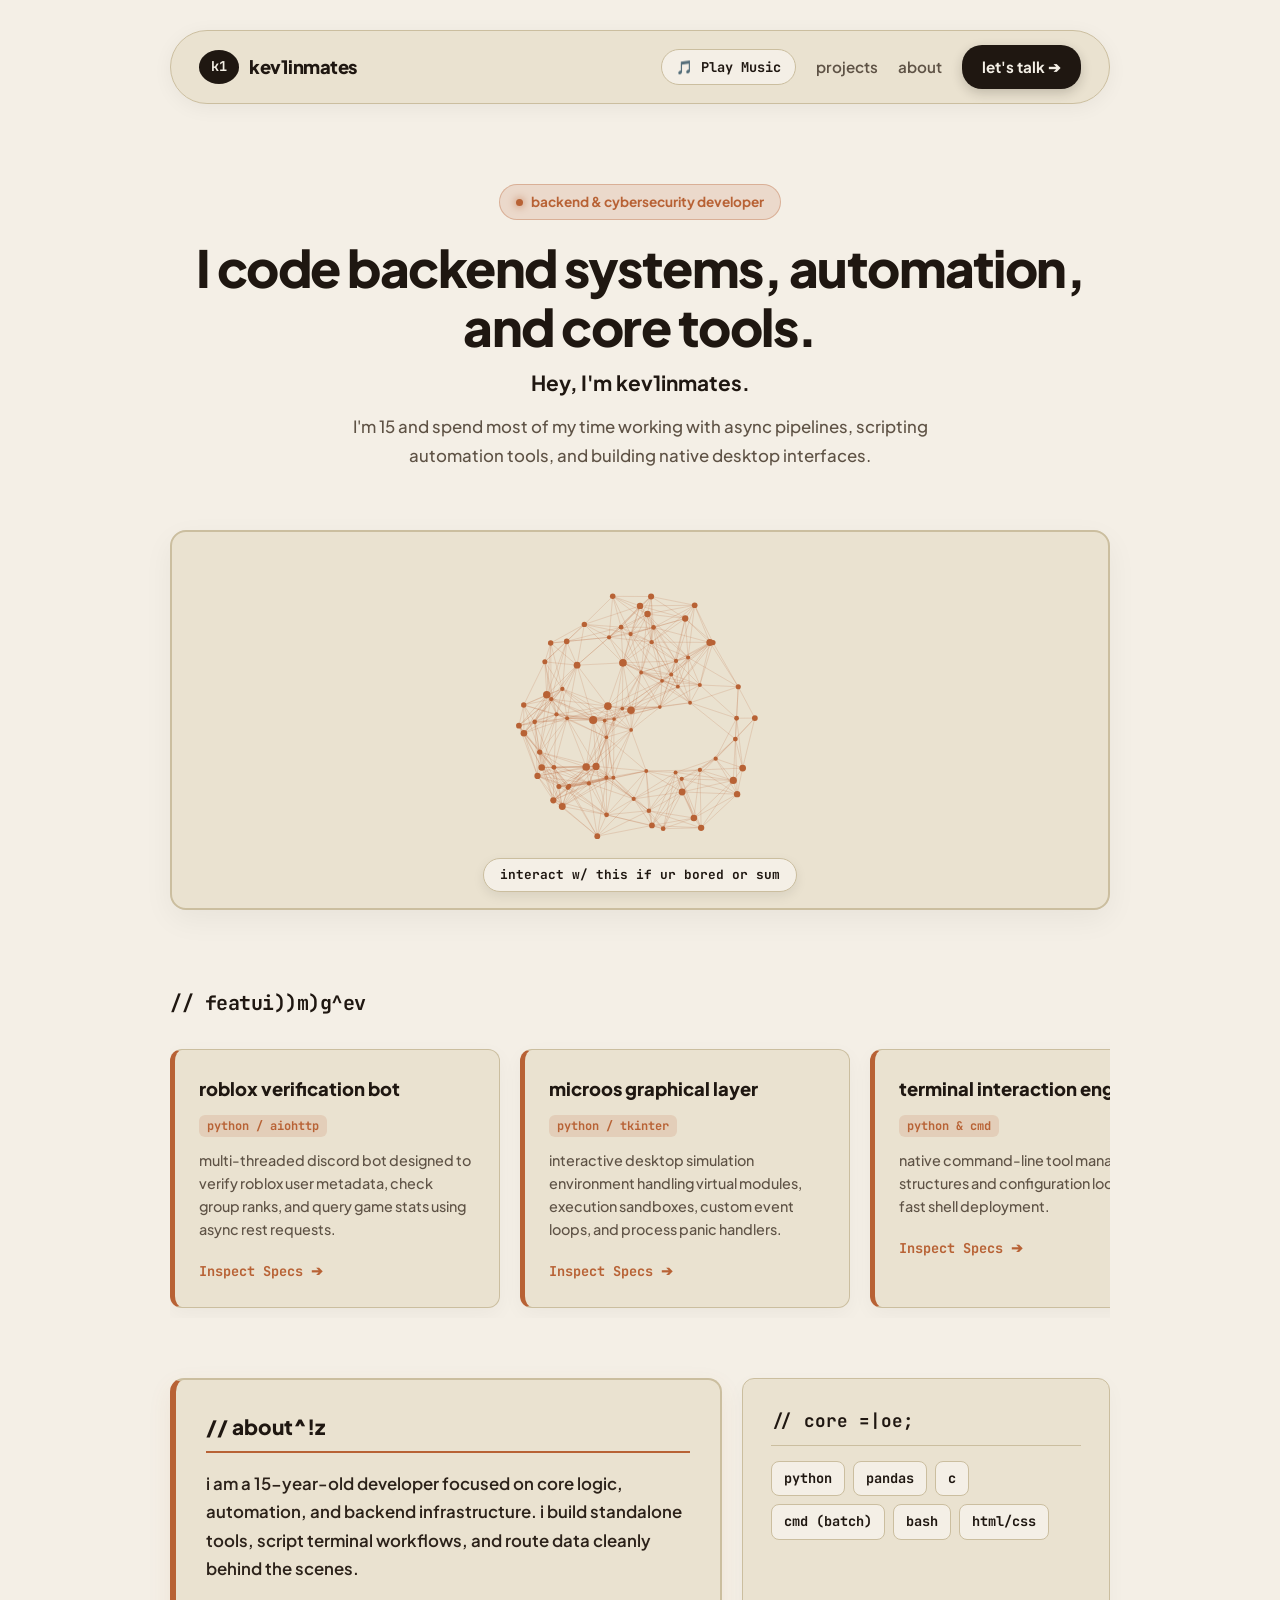
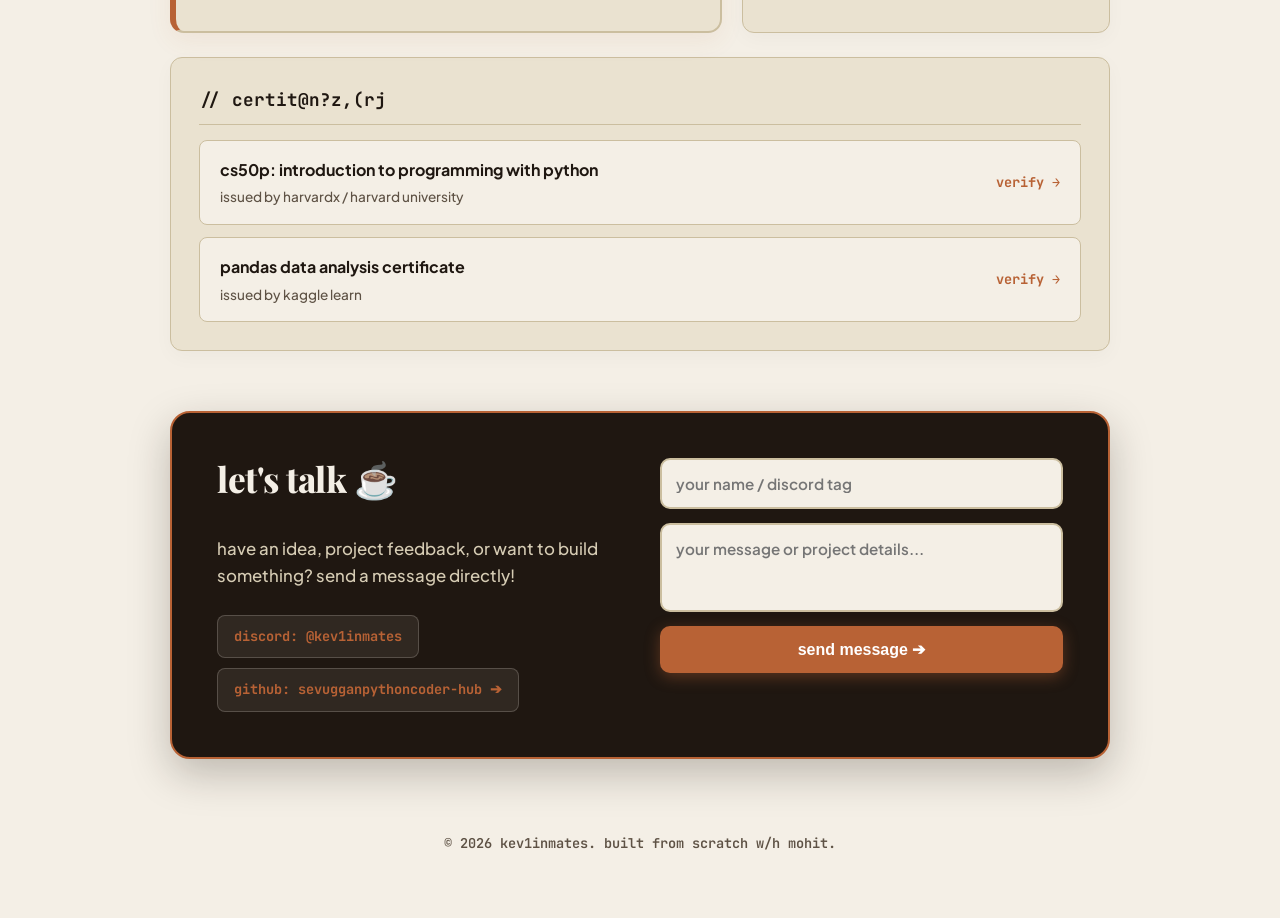
<file: index.html>
<!DOCTYPE html>
<html lang="en">
<head>
    <meta charset="UTF-8">
    <meta name="viewport" content="width=device-width, initial-scale=1.0">
    <title>kev1inmates // developer portfolio</title>
    
    <link rel="preconnect" href="https://fonts.googleapis.com">
    <link rel="preconnect" href="https://fonts.gstatic.com" crossorigin>
    <link href="https://fonts.googleapis.com/css2?family=JetBrains+Mono:wght@500;700&family=Playfair+Display:ital,wght@0,700;0,800;1,600&family=Plus+Jakarta+Sans:wght@500;600;700;800&display=swap" rel="stylesheet">
    
    <link rel="stylesheet" href="style.css">
</head>
<body>

    
    <!-- BACKGROUND AUDIO ELEMENT -->
<audio id="bgAudio" loop>
    <source src="music.mp3" type="audio/mpeg">
</audio>

    <div class="site-container">

        
        <nav class="top-nav">
            <div class="nav-brand">
                <span class="brand-badge">k1</span>
                <span class="brand-name">kev1inmates</span>
            </div>
            <div class="nav-links">
                <button id="musicToggleBtn" class="nav-music-btn" onclick="toggleMusic()">🎵 Play Music</button>
                <a href="#projects">projects</a>
                <a href="#about">about</a>
                <a href="#contact" class="nav-resume-btn">let's talk ➔</a>
            </div>
        </nav>

        
        <header class="hero-section scroll-reveal">
            <div class="hero-badge">
                <span class="pulse-dot"></span> backend & cybersecurity developer
            </div>
            <h1>I code backend systems, automation, and core tools.</h1>
            <p class="hero-subtitle">Hey, I'm <span class="bold-name">kev1inmates</span>.</p>
            <p class="hero-desc">
                I'm 15 and spend most of my time working with async pipelines, scripting automation tools, and building native desktop interfaces.
            </p>
        </header>

        
        <div class="canvas-wrapper scroll-reveal">
            <canvas id="heroCanvas"></canvas>
            <div class="canvas-hint">interact w/ this if ur bored or sum </div>
        </div>

        
        <section id="projects" class="horizontal-projects-section scroll-reveal">
            <h2 class="section-title scramble-target">// featured works</h2>
            <div class="marquee-wrapper">
                <div class="marquee-track">
                    
                    <div class="project-card">
                        <div class="card-header">
                            <h3>roblox verification bot</h3>
                            <span class="tech-tag">python / aiohttp</span>
                        </div>
                        <p>multi-threaded discord bot designed to verify roblox user metadata, check group ranks, and query game stats using async rest requests.</p>
                        <button class="inspect-btn" onclick="openModal('Roblox Bot', 'Architecture: Asynchronous REST via aiohttp\nConcurrency: Multi-threaded asyncio event loop\nTarget: Roblox API v1 JSON endpoint parsing')">Inspect Specs ➔</button>
                    </div>

                    <div class="project-card">
                        <div class="card-header">
                            <h3>microos graphical layer</h3>
                            <span class="tech-tag">python / tkinter</span>
                        </div>
                        <p>interactive desktop simulation environment handling virtual modules, execution sandboxes, custom event loops, and process panic handlers.</p>
                        <button class="inspect-btn" onclick="openModal('MicroOS Layer', 'UI Engine: Tkinter Canvas Render Engine\nSandbox: Isolated Virtual Process Sandbox\nLoop: Custom Event Loop with Panic Diagnostics')">Inspect Specs ➔</button>
                    </div>

                    <div class="project-card">
                        <div class="card-header">
                            <h3>terminal interaction engine</h3>
                            <span class="tech-tag">python & cmd</span>
                        </div>
                        <p>native command-line tool managing local structures and configuration loops for fast shell deployment.</p>
                        <button class="inspect-btn" onclick="openModal('Terminal Engine', 'Shell Interface: Batch Execution Layer\nConfig: Local JSON Data Routing Engine\nDeployment: Standalone Win32/Cmd Binary')">Inspect Specs ➔</button>
                    </div>

                    <div class="project-card">
                        <div class="card-header">
                            <h3>async discord ui engine</h3>
                            <span class="tech-tag">discord.py</span>
                        </div>
                        <p>bulk-updating async framework built with native input parsing and token sanitization routines.</p>
                        <button class="inspect-btn" onclick="openModal('Discord UI Engine', 'Framework: discord.py Asynchronous Views\nSecurity: Token Sanitization & Gatekeeper\nState: In-Memory Dynamic Component State')">Inspect Specs ➔</button>
                    </div>

                    
                    <div class="project-card">
                        <div class="card-header">
                            <h3>roblox verification bot</h3>
                            <span class="tech-tag">python / aiohttp</span>
                        </div>
                        <p>multi-threaded discord bot designed to verify roblox user metadata, check group ranks, and query game stats using async rest requests.</p>
                        <button class="inspect-btn" onclick="openModal('Roblox Bot', 'Architecture: Asynchronous REST via aiohttp\nConcurrency: Multi-threaded asyncio event loop\nTarget: Roblox API v1 JSON endpoint parsing')">Inspect Specs ➔</button>
                    </div>

                    <div class="project-card">
                        <div class="card-header">
                            <h3>microos graphical layer</h3>
                            <span class="tech-tag">python / tkinter</span>
                        </div>
                        <p>interactive desktop simulation environment handling virtual modules, execution sandboxes, custom event loops, and process panic handlers.</p>
                        <button class="inspect-btn" onclick="openModal('MicroOS Layer', 'UI Engine: Tkinter Canvas Render Engine\nSandbox: Isolated Virtual Process Sandbox\nLoop: Custom Event Loop with Panic Diagnostics')">Inspect Specs ➔</button>
                    </div>

                </div>
            </div>
        </section>

        
        <section id="about" class="info-section scroll-reveal">
            <div class="info-grid">
                
                <div class="info-box highlighted-about">
                    <h2 class="scramble-target">// about me</h2>
                    <p>i am a 15-year-old developer focused on core logic, automation, and backend infrastructure. i build standalone tools, script terminal workflows, and route data cleanly behind the scenes.</p>
                </div>

                <div class="info-box">
                    <h2 class="scramble-target">// core stack</h2>
                    <div class="stack-tags">
                        <span class="tag">python</span>
                        <span class="tag">pandas</span>
                        <span class="tag">c</span>
                        <span class="tag">cmd (batch)</span>
                        <span class="tag">bash</span>
                        <span class="tag">html/css</span>
                    </div>
                </div>

            </div>

            <div class="cert-box">
                <h2 class="scramble-target">// certifications</h2>
                <div class="cert-cards">
                    <div class="cert-card">
                        <div>
                            <h4>cs50p: introduction to programming with python</h4>
                            <p>issued by harvardx / harvard university</p>
                        </div>
                        <a href="https://certificates.cs50.io/7a5018bb-236b-416f-ad4b-a482b6a4e5e5.png?size=letter" target="_blank" class="verify-btn">verify &rarr;</a>
                    </div>
                    
                    <div class="cert-card">
                        <div>
                            <h4>pandas data analysis certificate</h4>
                            <p>issued by kaggle learn</p>
                        </div>
                        <a href="https://www.kaggle.com/learn/certification/sevugganarun/pandas" target="_blank" class="verify-btn">verify &rarr;</a>
                    </div>
                </div>
            </div>
        </section>

        
        <footer id="contact" class="bottom-contact scroll-reveal">
            <div class="contact-header-area">
                <h3>let's talk <span class="coffee-emoji">☕</span></h3>
                <p>have an idea, project feedback, or want to build something? send a message directly!</p>
                
                <div class="social-pills">
                    <span class="soc-pill">discord: @kev1inmates</span>
                    <a href="https://github.com/sevugganpythoncoder-hub" target="_blank" class="soc-pill">github: sevugganpythoncoder-hub ➔</a>
                </div>
            </div>

            <form action="https://api.web3forms.com/submit" method="POST" class="contact-form">
                <input type="hidden" name="apikey" value="YOUR_WEB3FORMS_ACCESS_KEY">
                <input type="text" name="name" placeholder="your name / discord tag" required>
                <textarea name="message" placeholder="your message or project details..." rows="3" required></textarea>
                <button type="submit" class="submit-btn">send message ➔</button>
            </form>
        </footer>

        <div class="footer-copy">
            <p>&copy; 2026 kev1inmates. built from scratch w/h mohit.</p>
        </div>

    </div>

    
    <div id="specModal" class="modal-overlay">
        <div class="modal-box">
            <h3 id="modalTitle">System Specs</h3>
            <p>Detailed technical architecture and pipeline telemetry:</p>
            <div id="modalBody" class="modal-specs"></div>
            <button class="modal-close" onclick="closeModal()">Close</button>
        </div>
    </div>

    
    <script src="script.js"></script>
</body>
</html>
</file>
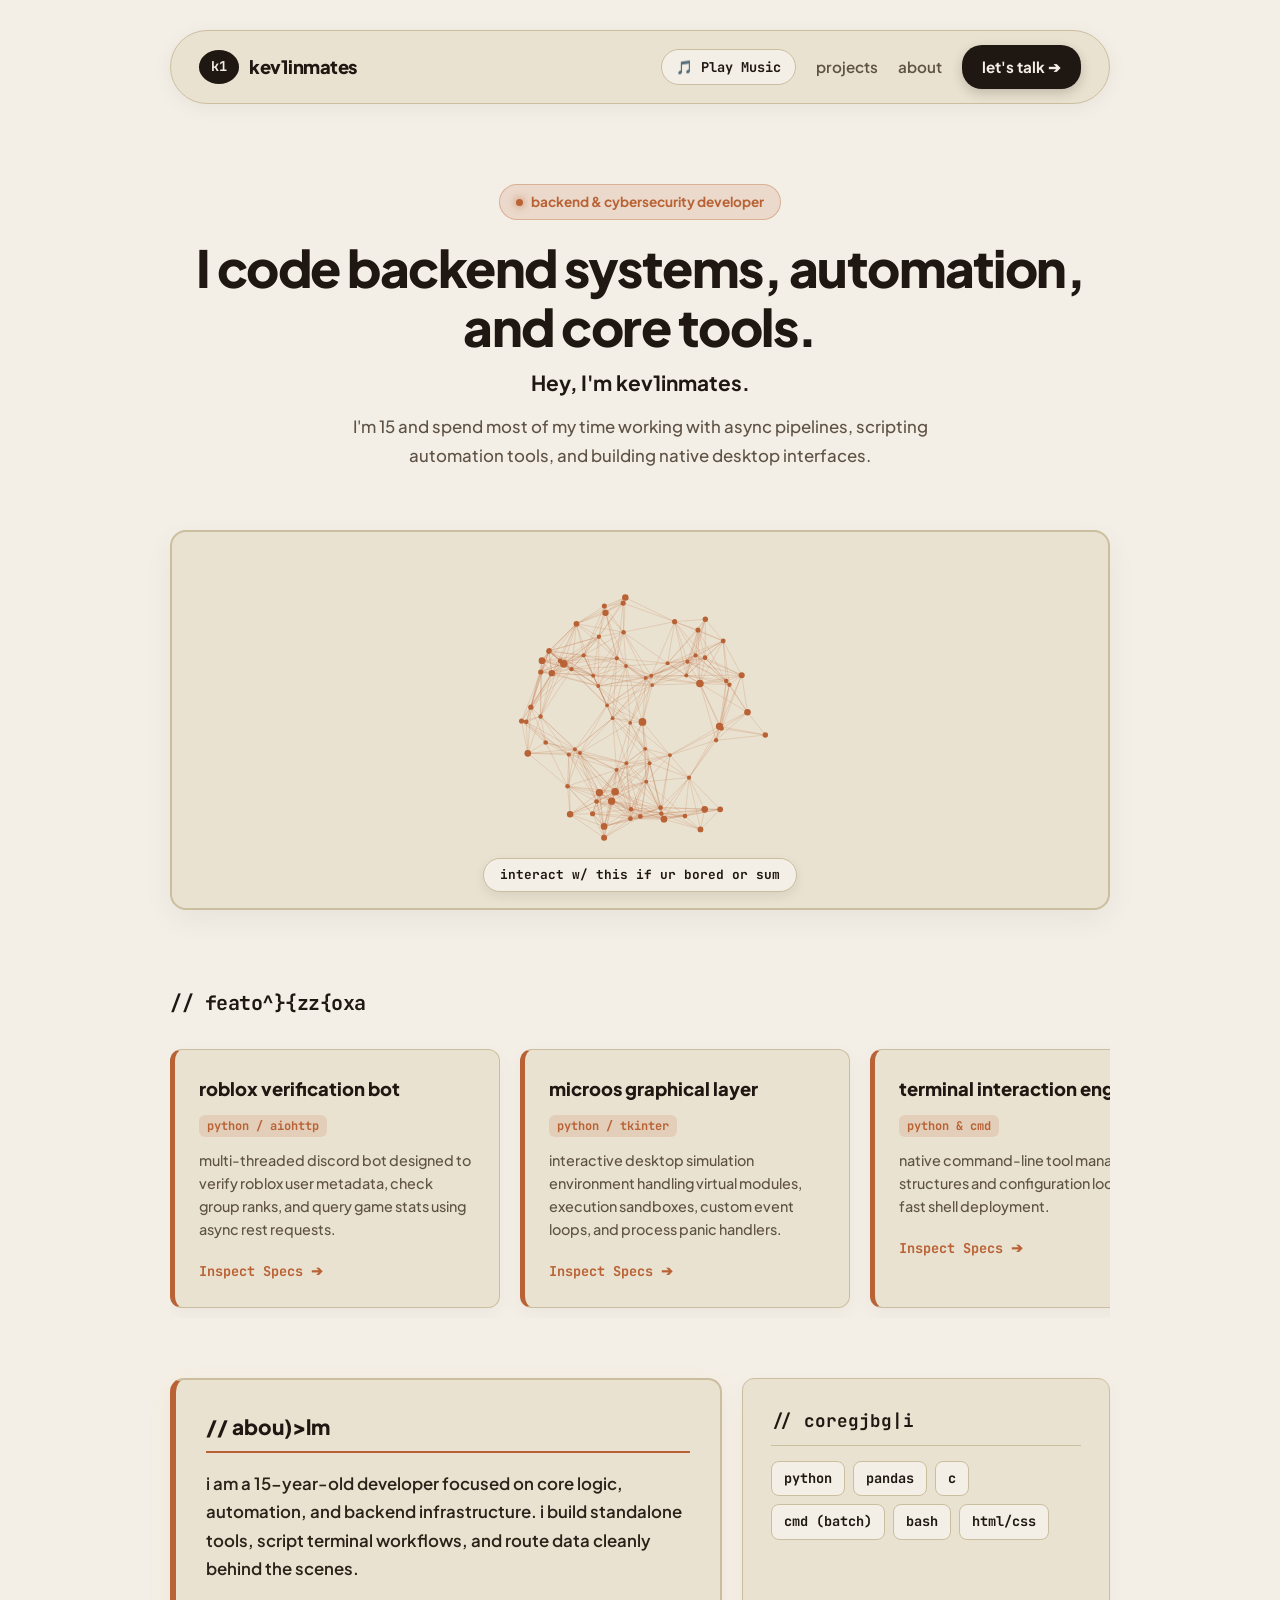
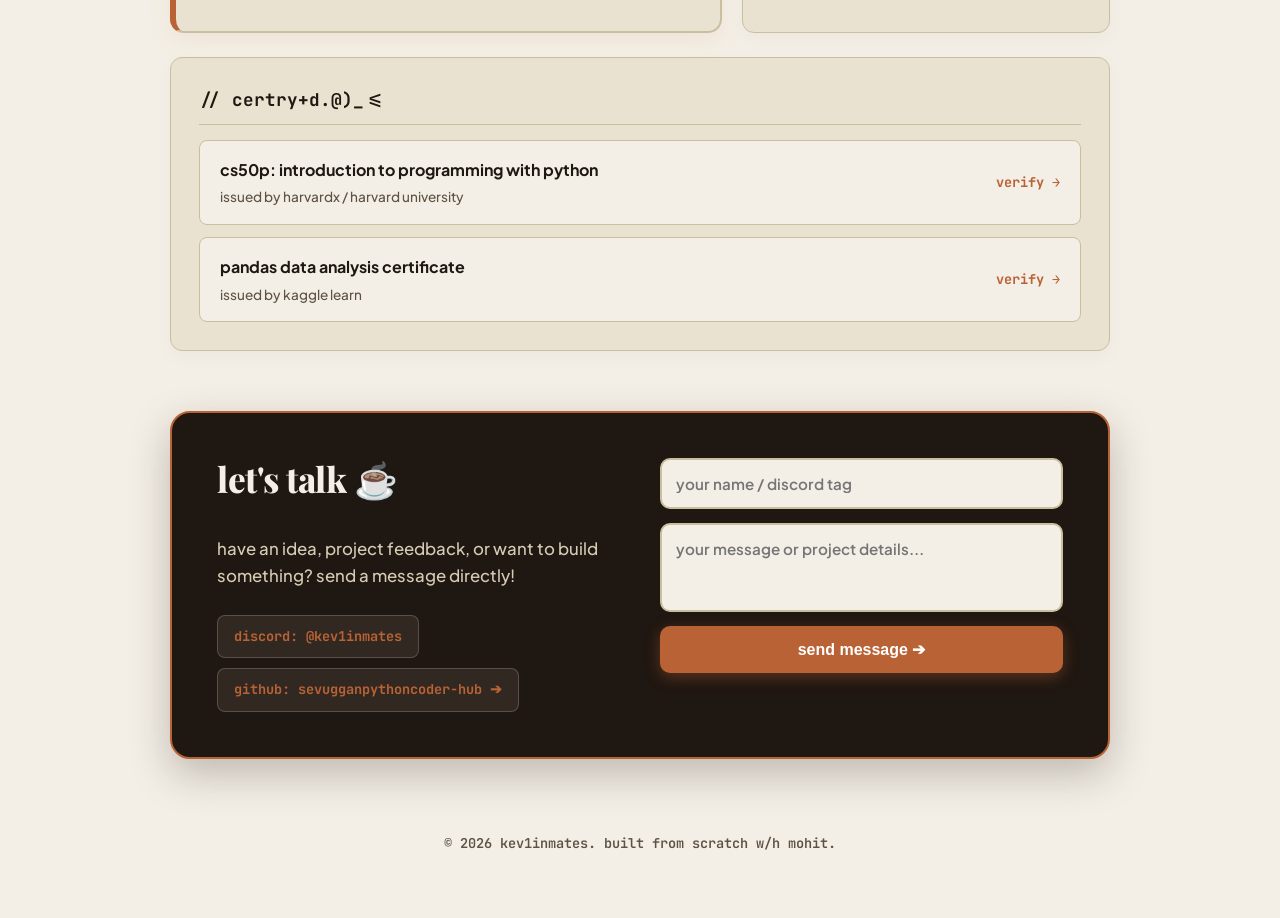
<file: Untitled-2.html>
<!DOCTYPE html>
<html lang="en">
<head>
    <meta charset="UTF-8">
    <meta name="viewport" content="width=device-width, initial-scale=1.0">
    <title>kev1inmates // developer portfolio</title>
    
    <link rel="preconnect" href="https://fonts.googleapis.com">
    <link rel="preconnect" href="https://fonts.gstatic.com" crossorigin>
    <link href="https://fonts.googleapis.com/css2?family=JetBrains+Mono:wght@500;700&family=Playfair+Display:ital,wght@0,700;0,800;1,600&family=Plus+Jakarta+Sans:wght@500;600;700;800&display=swap" rel="stylesheet">
    
    <link rel="stylesheet" href="style.css">
</head>
<body>

    
    <!-- BACKGROUND AUDIO ELEMENT -->
<audio id="bgAudio" loop>
    <source src="music.mp3" type="audio/mpeg">
</audio>

    <div class="site-container">

        
        <nav class="top-nav">
            <div class="nav-brand">
                <span class="brand-badge">k1</span>
                <span class="brand-name">kev1inmates</span>
            </div>
            <div class="nav-links">
                <button id="musicToggleBtn" class="nav-music-btn" onclick="toggleMusic()">🎵 Play Music</button>
                <a href="#projects">projects</a>
                <a href="#about">about</a>
                <a href="#contact" class="nav-resume-btn">let's talk ➔</a>
            </div>
        </nav>

        
        <header class="hero-section scroll-reveal">
            <div class="hero-badge">
                <span class="pulse-dot"></span> backend & cybersecurity developer
            </div>
            <h1>I code backend systems, automation, and core tools.</h1>
            <p class="hero-subtitle">Hey, I'm <span class="bold-name">kev1inmates</span>.</p>
            <p class="hero-desc">
                I'm 15 and spend most of my time working with async pipelines, scripting automation tools, and building native desktop interfaces.
            </p>
        </header>

        
        <div class="canvas-wrapper scroll-reveal">
            <canvas id="heroCanvas"></canvas>
            <div class="canvas-hint">interact w/ this if ur bored or sum </div>
        </div>

        
        <section id="projects" class="horizontal-projects-section scroll-reveal">
            <h2 class="section-title scramble-target">// featured works</h2>
            <div class="marquee-wrapper">
                <div class="marquee-track">
                    
                    <div class="project-card">
                        <div class="card-header">
                            <h3>roblox verification bot</h3>
                            <span class="tech-tag">python / aiohttp</span>
                        </div>
                        <p>multi-threaded discord bot designed to verify roblox user metadata, check group ranks, and query game stats using async rest requests.</p>
                        <button class="inspect-btn" onclick="openModal('Roblox Bot', 'Architecture: Asynchronous REST via aiohttp\nConcurrency: Multi-threaded asyncio event loop\nTarget: Roblox API v1 JSON endpoint parsing')">Inspect Specs ➔</button>
                    </div>

                    <div class="project-card">
                        <div class="card-header">
                            <h3>microos graphical layer</h3>
                            <span class="tech-tag">python / tkinter</span>
                        </div>
                        <p>interactive desktop simulation environment handling virtual modules, execution sandboxes, custom event loops, and process panic handlers.</p>
                        <button class="inspect-btn" onclick="openModal('MicroOS Layer', 'UI Engine: Tkinter Canvas Render Engine\nSandbox: Isolated Virtual Process Sandbox\nLoop: Custom Event Loop with Panic Diagnostics')">Inspect Specs ➔</button>
                    </div>

                    <div class="project-card">
                        <div class="card-header">
                            <h3>terminal interaction engine</h3>
                            <span class="tech-tag">python & cmd</span>
                        </div>
                        <p>native command-line tool managing local structures and configuration loops for fast shell deployment.</p>
                        <button class="inspect-btn" onclick="openModal('Terminal Engine', 'Shell Interface: Batch Execution Layer\nConfig: Local JSON Data Routing Engine\nDeployment: Standalone Win32/Cmd Binary')">Inspect Specs ➔</button>
                    </div>

                    <div class="project-card">
                        <div class="card-header">
                            <h3>async discord ui engine</h3>
                            <span class="tech-tag">discord.py</span>
                        </div>
                        <p>bulk-updating async framework built with native input parsing and token sanitization routines.</p>
                        <button class="inspect-btn" onclick="openModal('Discord UI Engine', 'Framework: discord.py Asynchronous Views\nSecurity: Token Sanitization & Gatekeeper\nState: In-Memory Dynamic Component State')">Inspect Specs ➔</button>
                    </div>

                    
                    <div class="project-card">
                        <div class="card-header">
                            <h3>roblox verification bot</h3>
                            <span class="tech-tag">python / aiohttp</span>
                        </div>
                        <p>multi-threaded discord bot designed to verify roblox user metadata, check group ranks, and query game stats using async rest requests.</p>
                        <button class="inspect-btn" onclick="openModal('Roblox Bot', 'Architecture: Asynchronous REST via aiohttp\nConcurrency: Multi-threaded asyncio event loop\nTarget: Roblox API v1 JSON endpoint parsing')">Inspect Specs ➔</button>
                    </div>

                    <div class="project-card">
                        <div class="card-header">
                            <h3>microos graphical layer</h3>
                            <span class="tech-tag">python / tkinter</span>
                        </div>
                        <p>interactive desktop simulation environment handling virtual modules, execution sandboxes, custom event loops, and process panic handlers.</p>
                        <button class="inspect-btn" onclick="openModal('MicroOS Layer', 'UI Engine: Tkinter Canvas Render Engine\nSandbox: Isolated Virtual Process Sandbox\nLoop: Custom Event Loop with Panic Diagnostics')">Inspect Specs ➔</button>
                    </div>

                </div>
            </div>
        </section>

        
        <section id="about" class="info-section scroll-reveal">
            <div class="info-grid">
                
                <div class="info-box highlighted-about">
                    <h2 class="scramble-target">// about me</h2>
                    <p>i am a 15-year-old developer focused on core logic, automation, and backend infrastructure. i build standalone tools, script terminal workflows, and route data cleanly behind the scenes.</p>
                </div>

                <div class="info-box">
                    <h2 class="scramble-target">// core stack</h2>
                    <div class="stack-tags">
                        <span class="tag">python</span>
                        <span class="tag">pandas</span>
                        <span class="tag">c</span>
                        <span class="tag">cmd (batch)</span>
                        <span class="tag">bash</span>
                        <span class="tag">html/css</span>
                    </div>
                </div>

            </div>

            <div class="cert-box">
                <h2 class="scramble-target">// certifications</h2>
                <div class="cert-cards">
                    <div class="cert-card">
                        <div>
                            <h4>cs50p: introduction to programming with python</h4>
                            <p>issued by harvardx / harvard university</p>
                        </div>
                        <a href="https://certificates.cs50.io/7a5018bb-236b-416f-ad4b-a482b6a4e5e5.png?size=letter" target="_blank" class="verify-btn">verify &rarr;</a>
                    </div>
                    
                    <div class="cert-card">
                        <div>
                            <h4>pandas data analysis certificate</h4>
                            <p>issued by kaggle learn</p>
                        </div>
                        <a href="https://www.kaggle.com/learn/certification/sevugganarun/pandas" target="_blank" class="verify-btn">verify &rarr;</a>
                    </div>
                </div>
            </div>
        </section>

        
        <footer id="contact" class="bottom-contact scroll-reveal">
            <div class="contact-header-area">
                <h3>let's talk <span class="coffee-emoji">☕</span></h3>
                <p>have an idea, project feedback, or want to build something? send a message directly!</p>
                
                <div class="social-pills">
                    <span class="soc-pill">discord: @kev1inmates</span>
                    <a href="https://github.com/sevugganpythoncoder-hub" target="_blank" class="soc-pill">github: sevugganpythoncoder-hub ➔</a>
                </div>
            </div>

            <form action="https://api.web3forms.com/submit" method="POST" class="contact-form">
                <input type="hidden" name="apikey" value="YOUR_WEB3FORMS_ACCESS_KEY">
                <input type="text" name="name" placeholder="your name / discord tag" required>
                <textarea name="message" placeholder="your message or project details..." rows="3" required></textarea>
                <button type="submit" class="submit-btn">send message ➔</button>
            </form>
        </footer>

        <div class="footer-copy">
            <p>&copy; 2026 kev1inmates. built from scratch w/h mohit.</p>
        </div>

    </div>

    
    <div id="specModal" class="modal-overlay">
        <div class="modal-box">
            <h3 id="modalTitle">System Specs</h3>
            <p>Detailed technical architecture and pipeline telemetry:</p>
            <div id="modalBody" class="modal-specs"></div>
            <button class="modal-close" onclick="closeModal()">Close</button>
        </div>
    </div>

    
    <script src="script.js"></script>
</body>
</html>
</file>
<file: style.css>
:root {
    --bg-cream: #f4efe6;
    --card-bg: #eae2d0;
    --card-hover: #e2d6bf;
    --border-color: #cbbe9f;
    --text-main: #2c221a;
    --text-muted: #5e5245;
    --accent-brown: #1f1711;
    --accent-copper: #b86235;
    --accent-glow: rgba(184, 98, 53, 0.15);
}

* {
    box-sizing: border-box;
    scroll-behavior: smooth;
}

body {
    background-color: var(--bg-cream);
    color: var(--text-main);
    font-family: 'Plus Jakarta Sans', sans-serif;
    margin: 0;
    padding: 0;
    line-height: 1.6;
    overflow-x: hidden;
}

@keyframes gentleFloat {
    0% { transform: translateY(0px); }
    50% { transform: translateY(-8px); }
    100% { transform: translateY(0px); }
}

@keyframes cardFloat {
    0% { transform: translateY(0px); }
    50% { transform: translateY(-5px); }
    100% { transform: translateY(0px); }
}

.site-container {
    max-width: 980px;
    margin: 0 auto;
    padding: 30px 20px;
    display: flex;
    flex-direction: column;
    gap: 60px;
}

/* TOP NAVIGATION */
.top-nav {
    display: flex;
    justify-content: space-between;
    align-items: center;
    background: var(--card-bg);
    border: 1px solid var(--border-color);
    padding: 14px 28px;
    border-radius: 40px;
    box-shadow: 0 4px 20px rgba(0, 0, 0, 0.05);
    position: sticky;
    top: 20px;
    z-index: 100;
    backdrop-filter: blur(10px);
}

.nav-brand {
    display: flex;
    align-items: center;
    gap: 10px;
}

.brand-badge {
    background: var(--accent-brown);
    color: var(--bg-cream);
    font-weight: 700;
    font-size: 0.85rem;
    padding: 6px 12px;
    border-radius: 50%;
    font-family: 'JetBrains Mono', monospace;
}

.brand-name {
    font-family: 'Plus Jakarta Sans', sans-serif;
    font-weight: 800;
    color: var(--accent-brown);
    font-size: 1.15rem;
    letter-spacing: -0.5px;
}

.nav-links {
    display: flex;
    align-items: center;
    gap: 20px;
}

.nav-links a {
    color: var(--text-muted);
    text-decoration: none;
    font-size: 0.95rem;
    font-weight: 600;
    transition: color 0.2s ease;
}

.nav-links a:hover {
    color: var(--accent-copper);
}

.nav-music-btn {
    background: var(--bg-cream);
    border: 1px solid var(--border-color);
    color: var(--accent-brown);
    padding: 8px 14px;
    border-radius: 20px;
    font-size: 0.85rem;
    font-weight: 700;
    cursor: pointer;
    font-family: 'JetBrains Mono', monospace;
    transition: all 0.2s ease;
}

.nav-music-btn:hover {
    border-color: var(--accent-copper);
    color: var(--accent-copper);
}

.nav-resume-btn {
    background: var(--accent-brown) !important;
    color: var(--bg-cream) !important;
    padding: 10px 20px;
    border-radius: 20px;
    font-weight: 700 !important;
    box-shadow: 0 4px 12px rgba(31, 23, 17, 0.2);
}

/* HERO SECTION */
.hero-section {
    text-align: center;
    padding: 20px 10px 0 10px;
    animation: gentleFloat 5s ease-in-out infinite;
}

.hero-badge {
    display: inline-flex;
    align-items: center;
    gap: 8px;
    background: var(--accent-glow);
    border: 1px solid rgba(184, 98, 53, 0.35);
    color: var(--accent-copper);
    font-size: 0.85rem;
    font-weight: 700;
    padding: 6px 16px;
    border-radius: 20px;
    margin-bottom: 18px;
}

.pulse-dot {
    width: 7px;
    height: 7px;
    background: var(--accent-copper);
    border-radius: 50%;
    box-shadow: 0 0 8px var(--accent-copper);
}

.hero-section h1 {
    font-family: 'Plus Jakarta Sans', sans-serif;
    color: var(--accent-brown);
    font-size: 3.2rem;
    margin: 0 0 10px 0;
    font-weight: 800;
    letter-spacing: -1.5px;
    line-height: 1.15;
}

.hero-section h1 span.bold-name {
    font-weight: 800;
    color: var(--accent-copper);
    border-bottom: 3px solid var(--accent-copper);
}

.hero-subtitle {
    color: var(--accent-brown);
    font-size: 1.3rem;
    font-weight: 700;
    margin: 10px 0 0 0;
}

.hero-desc {
    color: var(--text-muted);
    font-size: 1.05rem;
    margin: 14px auto 0 auto;
    max-width: 640px;
    line-height: 1.7;
    font-weight: 500;
}

/* 3D CANVAS NODE */
.canvas-wrapper {
    position: relative;
    width: 100%;
    height: 380px;
    background: var(--card-bg);
    border: 2px solid var(--border-color);
    border-radius: 16px;
    overflow: hidden;
    box-shadow: 0 10px 30px rgba(0, 0, 0, 0.05);
    animation: gentleFloat 6s ease-in-out infinite;
}

#heroCanvas {
    width: 100%;
    height: 100%;
    cursor: grab;
}

#heroCanvas:active {
    cursor: grabbing;
}

.canvas-hint {
    position: absolute;
    bottom: 16px;
    left: 50%;
    transform: translateX(-50%);
    background: var(--bg-cream);
    border: 1px solid var(--border-color);
    color: var(--accent-brown);
    font-size: 0.8rem;
    font-weight: 700;
    padding: 6px 16px;
    border-radius: 20px;
    pointer-events: none;
    box-shadow: 0 4px 12px rgba(0,0,0,0.08);
    font-family: 'JetBrains Mono', monospace;
}

/* SECTION TITLES */
.section-title {
    font-family: 'JetBrains Mono', monospace;
    color: var(--accent-brown);
    font-size: 1.25rem;
    font-weight: 700;
    margin-bottom: 20px;
    display: inline-block;
    letter-spacing: -0.5px;
}

/* HORIZONTAL MOVING TRACK */
.horizontal-projects-section {
    overflow: hidden;
}

.marquee-wrapper {
    width: 100%;
    overflow: hidden;
    position: relative;
    padding: 10px 0;
}

.marquee-track {
    display: flex;
    gap: 20px;
    width: max-content;
    animation: marquee 24s linear infinite;
}

.marquee-track:hover {
    animation-play-state: paused;
}

@keyframes marquee {
    0% { transform: translateX(0); }
    100% { transform: translateX(calc(-50% - 10px)); }
}

.project-card {
    background: var(--card-bg);
    border: 1px solid var(--border-color);
    border-left: 5px solid var(--accent-copper);
    padding: 24px;
    border-radius: 12px;
    width: 330px;
    flex-shrink: 0;
    box-shadow: 0 6px 20px rgba(0, 0, 0, 0.04);
    transition: transform 0.3s ease, background-color 0.3s ease;
    animation: cardFloat 5s ease-in-out infinite;
}

.project-card:hover {
    transform: translateY(-8px) scale(1.02);
    background-color: var(--card-hover);
}

.card-header h3 {
    font-family: 'Plus Jakarta Sans', sans-serif;
    font-weight: 800;
    color: var(--accent-brown);
    font-size: 1.15rem;
    margin: 0 0 8px 0;
}

.tech-tag {
    font-family: 'JetBrains Mono', monospace;
    font-size: 0.75rem;
    font-weight: 700;
    color: var(--accent-copper);
    background: var(--accent-glow);
    padding: 3px 8px;
    border-radius: 6px;
}

.project-card p {
    font-size: 0.9rem;
    color: var(--text-muted);
    margin: 12px 0 16px 0;
    font-weight: 500;
}

.inspect-btn {
    background: none;
    border: none;
    color: var(--accent-copper);
    font-weight: 700;
    font-size: 0.85rem;
    cursor: pointer;
    padding: 0;
    font-family: 'JetBrains Mono', monospace;
}

.inspect-btn:hover {
    text-decoration: underline;
}

/* HIGHLIGHTED ABOUT ME & INFO SECTION */
.info-section {
    display: flex;
    flex-direction: column;
    gap: 24px;
}

.info-grid {
    display: grid;
    grid-template-columns: 1.2fr 0.8fr;
    gap: 20px;
}

.info-box.highlighted-about {
    background: var(--card-bg);
    border: 2px solid var(--border-color);
    border-left: 6px solid var(--accent-copper);
    padding: 30px;
    border-radius: 14px;
    box-shadow: 0 8px 25px rgba(184, 98, 53, 0.08);
    position: relative;
}

.info-box.highlighted-about h2 {
    font-family: 'Plus Jakarta Sans', sans-serif;
    font-weight: 800;
    color: var(--accent-brown);
    font-size: 1.3rem;
    margin-top: 0;
    margin-bottom: 12px;
    padding-bottom: 8px;
    border-bottom: 2px solid var(--accent-copper);
}

.info-box.highlighted-about p {
    font-size: 1.05rem;
    color: var(--text-main);
    font-weight: 600;
    line-height: 1.7;
}

.info-box, .cert-box {
    background: var(--card-bg);
    border: 1px solid var(--border-color);
    padding: 28px;
    border-radius: 12px;
    box-shadow: 0 6px 20px rgba(0, 0, 0, 0.03);
}

.info-box h2, .cert-box h2 {
    font-family: 'JetBrains Mono', monospace;
    color: var(--accent-brown);
    font-size: 1.1rem;
    font-weight: 700;
    margin-top: 0;
    margin-bottom: 15px;
    border-bottom: 1px solid var(--border-color);
    padding-bottom: 10px;
}

.stack-tags {
    display: flex;
    flex-wrap: wrap;
    gap: 8px;
}

.tag {
    background: var(--bg-cream);
    border: 1px solid var(--border-color);
    color: var(--accent-brown);
    font-size: 0.85rem;
    font-weight: 700;
    padding: 6px 12px;
    border-radius: 8px;
    font-family: 'JetBrains Mono', monospace;
}

.cert-cards {
    display: flex;
    flex-direction: column;
    gap: 12px;
}

.cert-card {
    background: var(--bg-cream);
    border: 1px solid var(--border-color);
    padding: 16px 20px;
    border-radius: 8px;
    display: flex;
    justify-content: space-between;
    align-items: center;
}

.cert-card h4 {
    font-family: 'Plus Jakarta Sans', sans-serif;
    font-weight: 700;
    color: var(--accent-brown);
    margin: 0;
    font-size: 1rem;
}

.cert-card p {
    font-size: 0.85rem;
    color: var(--text-muted);
    margin: 4px 0 0 0;
    font-weight: 500;
}

.verify-btn {
    color: var(--accent-copper);
    text-decoration: none;
    font-size: 0.85rem;
    font-weight: 700;
    font-family: 'JetBrains Mono', monospace;
}

.verify-btn:hover {
    text-decoration: underline;
}

/* FEATURED "LET'S TALK" CONTACT TERMINAL */
.bottom-contact {
    background: var(--accent-brown);
    color: var(--bg-cream);
    border: 2px solid var(--accent-copper);
    padding: 45px;
    border-radius: 20px;
    display: grid;
    grid-template-columns: 1fr 1fr;
    gap: 40px;
    box-shadow: 0 15px 40px rgba(31, 23, 17, 0.25);
}

.contact-header-area h3 {
    font-family: 'Playfair Display', serif;
    font-weight: 800;
    color: var(--bg-cream);
    margin-top: 0;
    font-size: 2.2rem;
    letter-spacing: -0.5px;
    line-height: 1.2;
}

.contact-header-area h3 span.coffee-emoji {
    font-family: 'Plus Jakarta Sans', sans-serif;
}

.contact-header-area p {
    color: #d6ccb4;
    font-size: 1.05rem;
    font-weight: 500;
}

.social-pills {
    display: flex;
    flex-direction: column;
    gap: 10px;
    margin-top: 25px;
}

.soc-pill {
    background: rgba(244, 239, 230, 0.08);
    border: 1px solid rgba(244, 239, 230, 0.2);
    color: var(--accent-copper);
    font-size: 0.85rem;
    font-weight: 700;
    padding: 10px 16px;
    border-radius: 8px;
    width: fit-content;
    font-family: 'JetBrains Mono', monospace;
    text-decoration: none;
}

.soc-pill:hover {
    border-color: var(--accent-copper);
    background: rgba(244, 239, 230, 0.15);
}

.contact-form {
    display: flex;
    flex-direction: column;
    gap: 14px;
}

.contact-form input, .contact-form textarea {
    background: var(--bg-cream);
    border: 2px solid var(--border-color);
    color: var(--accent-brown);
    padding: 14px;
    border-radius: 10px;
    font-size: 0.95rem;
    font-weight: 600;
    font-family: inherit;
    resize: none;
}

.contact-form input:focus, .contact-form textarea:focus {
    outline: none;
    border-color: var(--accent-copper);
    box-shadow: 0 0 10px rgba(184, 98, 53, 0.3);
}

.submit-btn {
    background: var(--accent-copper);
    color: #ffffff;
    border: none;
    font-weight: 800;
    font-size: 1rem;
    padding: 14px;
    border-radius: 10px;
    cursor: pointer;
    transition: transform 0.2s ease, opacity 0.2s ease;
    box-shadow: 0 4px 15px rgba(184, 98, 53, 0.4);
}

.submit-btn:hover {
    opacity: 0.95;
    transform: scale(1.02);
}

.footer-copy {
    text-align: center;
    font-size: 0.85rem;
    color: var(--text-muted);
    padding-bottom: 20px;
    font-family: 'JetBrains Mono', monospace;
    font-weight: 600;
}

/* MODAL DIALOG */
.modal-overlay {
    position: fixed;
    top: 0;
    left: 0;
    width: 100%;
    height: 100%;
    background: rgba(31, 23, 17, 0.7);
    backdrop-filter: blur(6px);
    display: flex;
    justify-content: center;
    align-items: center;
    z-index: 1000;
    opacity: 0;
    visibility: hidden;
    transition: all 0.3s ease;
}

.modal-overlay.active {
    opacity: 1;
    visibility: visible;
}

.modal-box {
    background: var(--bg-cream);
    border: 2px solid var(--border-color);
    border-top: 5px solid var(--accent-copper);
    padding: 35px;
    border-radius: 14px;
    max-width: 500px;
    width: 90%;
    box-shadow: 0 20px 40px rgba(0,0,0,0.3);
    transform: scale(0.9);
    transition: transform 0.3s ease;
}

.modal-overlay.active .modal-box {
    transform: scale(1);
}

.modal-box h3 {
    font-family: 'Plus Jakarta Sans', sans-serif;
    font-weight: 800;
    color: var(--accent-brown);
    margin-top: 0;
    font-size: 1.5rem;
}

.modal-box p {
    font-size: 0.95rem;
    color: var(--text-muted);
    font-weight: 500;
}

.modal-specs {
    background: var(--card-bg);
    border: 1px solid var(--border-color);
    padding: 16px;
    border-radius: 8px;
    font-family: 'JetBrains Mono', monospace;
    font-size: 0.85rem;
    font-weight: 600;
    color: var(--accent-brown);
    margin: 18px 0;
    line-height: 1.5;
    white-space: pre-line;
}

.modal-close {
    background: var(--accent-brown);
    color: var(--bg-cream);
    border: none;
    padding: 10px 20px;
    border-radius: 8px;
    cursor: pointer;
    font-weight: 700;
    float: right;
}

/* SCROLL REVEAL ANIMATIONS */
.scroll-reveal {
    opacity: 0;
    transform: translateY(30px);
    transition: opacity 0.8s cubic-bezier(0.16, 1, 0.3, 1), transform 0.8s cubic-bezier(0.16, 1, 0.3, 1);
}

.scroll-reveal.visible {
    opacity: 1;
    transform: translateY(0);
}

@media (max-width: 768px) {
    .info-grid, .bottom-contact {
        grid-template-columns: 1fr;
    }
    .hero-section h1 {
        font-size: 2.4rem;
    }
    .bottom-contact {
        padding: 30px 20px;
    }
}
</file>
